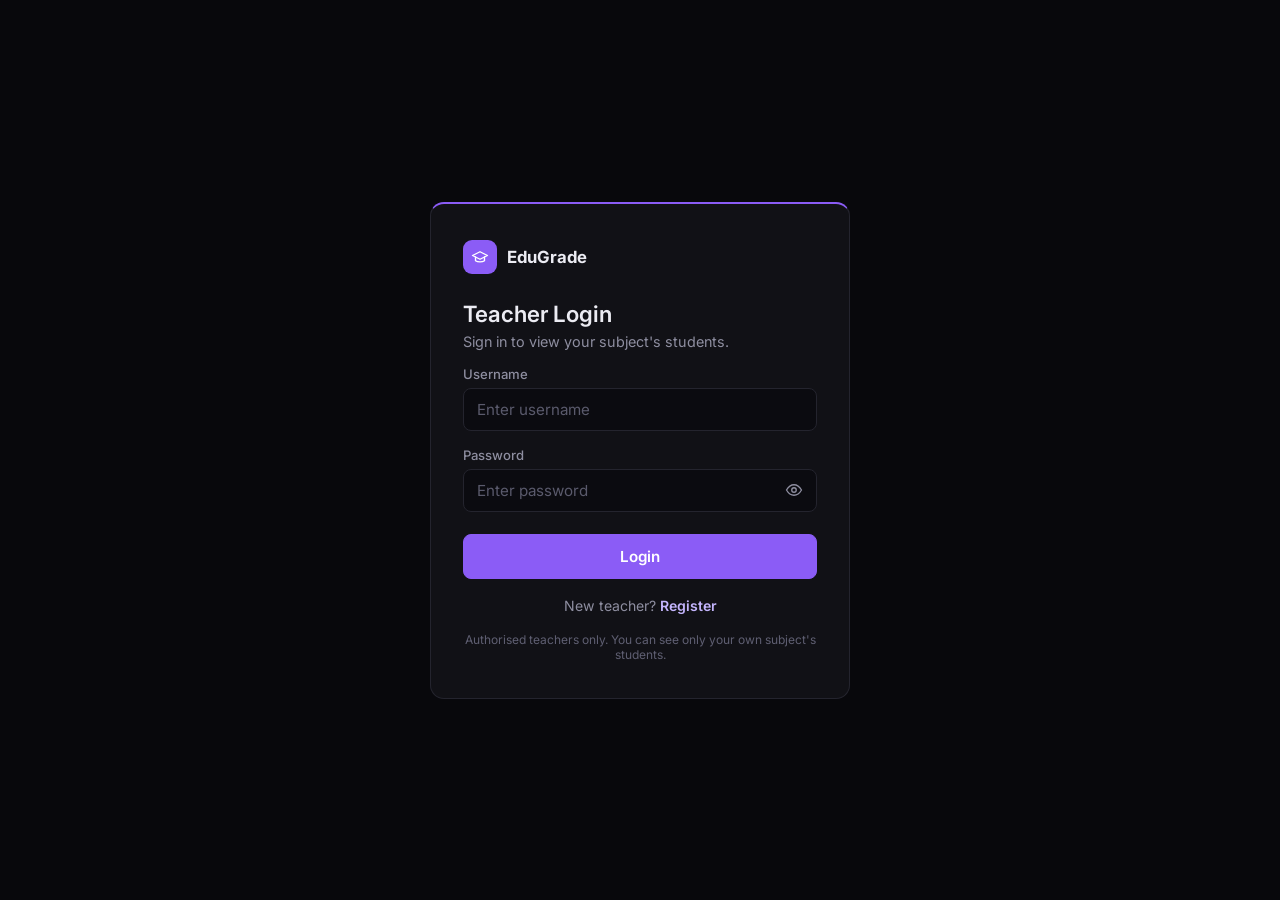
<file: frontend/index.html>
<!DOCTYPE html>
<html lang="en">
<head>
  <meta charset="UTF-8">
  <meta name="viewport" content="width=device-width, initial-scale=1.0">
  <title>EduGrade</title>
  <script>
    if (!sessionStorage.getItem("edugrade_auth") || !sessionStorage.getItem("edugrade_subject")) {
      location.replace("login.html");
    }
  </script>
  <link rel="stylesheet" href="style.css">
  <script src="https://cdn.plot.ly/plotly-2.35.2.min.js"></script>
</head>
<body>
  <svg width="0" height="0" style="position:absolute" aria-hidden="true">
    <defs>
      <symbol id="i-cap" viewBox="0 0 24 24"><path d="M22 10 12 5 2 10l10 5 10-5z"/><path d="M6 12v5c3 2 9 2 12 0v-5"/></symbol>
      <symbol id="i-user" viewBox="0 0 24 24"><circle cx="12" cy="8" r="4"/><path d="M4 21v-1a6 6 0 0 1 6-6h4a6 6 0 0 1 6 6v1"/></symbol>
      <symbol id="i-users" viewBox="0 0 24 24"><circle cx="9" cy="8" r="4"/><path d="M2 21v-1a6 6 0 0 1 6-6h2a6 6 0 0 1 6 6v1"/><path d="M16 4a4 4 0 0 1 0 8M22 21v-1a6 6 0 0 0-4-5.6"/></symbol>
      <symbol id="i-logout" viewBox="0 0 24 24"><path d="M9 21H5a2 2 0 0 1-2-2V5a2 2 0 0 1 2-2h4"/><path d="m16 17 5-5-5-5"/><path d="M21 12H9"/></symbol>
      <symbol id="i-plus" viewBox="0 0 24 24"><path d="M12 5v14M5 12h14"/></symbol>
      <symbol id="i-edit" viewBox="0 0 24 24"><path d="M12 20h9"/><path d="M16.5 3.5a2.1 2.1 0 0 1 3 3L7 19l-4 1 1-4Z"/></symbol>
      <symbol id="i-trash" viewBox="0 0 24 24"><path d="M3 6h18"/><path d="M8 6V4h8v2"/><path d="M19 6l-1 14H6L5 6"/></symbol>
      <symbol id="i-target" viewBox="0 0 24 24"><circle cx="12" cy="12" r="9"/><circle cx="12" cy="12" r="4"/></symbol>
      <symbol id="i-alert" viewBox="0 0 24 24"><path d="M10.3 3.9 1.8 18a2 2 0 0 0 1.7 3h17a2 2 0 0 0 1.7-3L13.7 3.9a2 2 0 0 0-3.4 0z"/><path d="M12 9v4M12 17h.01"/></symbol>
      <symbol id="i-save" viewBox="0 0 24 24"><path d="M19 21H5a2 2 0 0 1-2-2V5a2 2 0 0 1 2-2h11l5 5v11a2 2 0 0 1-2 2z"/><path d="M17 21v-8H7v8M7 3v5h8"/></symbol>
      <symbol id="i-x" viewBox="0 0 24 24"><path d="M18 6 6 18M6 6l12 12"/></symbol>
    </defs>
  </svg>

  <header class="topbar">
    <div class="brand">
      <span class="brand-icon"><svg class="ic"><use href="#i-cap"/></svg></span>
      <span class="brand-name">EduGrade</span>
    </div>
    <div class="userbar">
      <span class="chip"><svg class="ic"><use href="#i-user"/></svg><span id="teacherName">Teacher</span></span>
      <button id="logoutBtn" class="btn btn-ghost btn-sm"><svg class="ic"><use href="#i-logout"/></svg>Logout</button>
    </div>
  </header>

  <div class="container">

    <div class="page-head">
      <h1>Dashboard</h1>
      <p id="heroSub">Student Academic Performance &amp; At-Risk Intervention System</p>
    </div>

    <section class="metrics">
      <div class="metric">
        <div class="metric-top"><span>Total Students</span><svg class="ic"><use href="#i-users"/></svg></div>
        <h2 id="totalStudents">0</h2>
      </div>
      <div class="metric">
        <div class="metric-top"><span>Predicted Grade</span><svg class="ic"><use href="#i-target"/></svg></div>
        <h2 id="metricGrade">Awaiting</h2>
      </div>
      <div class="metric">
        <div class="metric-top"><span>Academic Risk</span><svg class="ic"><use href="#i-alert"/></svg></div>
        <h2 id="metricRisk">Awaiting</h2>
      </div>
    </section>

    <div class="toolbar">
      <button id="addBtn" class="btn"><svg class="ic"><use href="#i-plus"/></svg>Add Student</button>
      <select id="studentSelect" class="select-student">
        <option value="">Select a student</option>
      </select>
      <button id="predictBtn" class="btn"><svg class="ic"><use href="#i-target"/></svg>Predict</button>
      <button id="editBtn" class="btn btn-ghost"><svg class="ic"><use href="#i-edit"/></svg>Edit</button>
      <button id="deleteBtn" class="btn btn-ghost btn-danger"><svg class="ic"><use href="#i-trash"/></svg>Delete</button>
    </div>

    <h3 class="section-title">Student Performance</h3>
    <div class="panel">
      <div id="chartMsg" class="muted">Select a student from the dropdown above to see their performance.</div>
      <div id="perfBox" class="hidden">
        <div class="perf-head">
          <div>
            <div id="perfName" class="perf-name"></div>
            <div id="perfId" class="muted"></div>
          </div>
          <div id="perfTrend" class="trend"></div>
        </div>
        <div id="statRow" class="stat-row"></div>
        <div id="chart"></div>
      </div>
    </div>

    <h3 class="section-title">Recent Prediction</h3>
    <div class="panel" id="recent">
      <span class="muted">Select a student and click Predict.</span>
    </div>

    <h3 class="section-title">How Risk Is Decided</h3>
    <div class="panel">
      <p class="muted">We look at the average of First_Term and Second_Term marks, past failures and absences. Rules are checked from the top: High first, then Medium, otherwise Low.</p>
      <div class="risk-grid">
        <div class="risk-card" id="rc-High">
          <span class="pill pill-high">High risk</span>
          <h4>Needs help soon</h4>
          <ul>
            <li>Average marks below 10</li>
            <li>or 2 or more past failures</li>
          </ul>
        </div>
        <div class="risk-card" id="rc-Medium">
          <span class="pill pill-medium">Medium risk</span>
          <h4>Keep an eye</h4>
          <ul>
            <li>Average marks below 14</li>
            <li>or more than 15 absences</li>
          </ul>
        </div>
        <div class="risk-card" id="rc-Low">
          <span class="pill pill-low">Low risk</span>
          <h4>Doing fine</h4>
          <ul>
            <li>None of the above</li>
          </ul>
        </div>
      </div>
      <p class="muted note"><b>Example:</b> First_Term 8 and Second_Term 10 give an average of 9, so the risk is High. After you click Predict, the matching box lights up.</p>
      <p class="muted note">Early-support signal only. Teacher review is required before any action.</p>
    </div>

  </div>

  <div id="modal" class="modal hidden">
    <form id="studentForm" class="modal-card">
      <h2 id="formTitle">Student Information</h2>

      <div class="grid">
        <div>
          <label>Student ID</label>
          <input type="text" id="sid" maxlength="20" placeholder="e.g. S001" required>
        </div>
        <div>
          <label>Student Name</label>
          <input type="text" id="label" maxlength="40" placeholder="Enter student name" required>
        </div>
        <div>
          <label>Age</label>
          <input type="number" id="age" min="15" max="22" value="17" required>
        </div>
        <div>
          <label>Study Time</label>
          <select id="studytime">
            <option value="1">1 - Less than 2 hours</option>
            <option value="2" selected>2 - 2 to 5 hours</option>
            <option value="3">3 - 5 to 10 hours</option>
            <option value="4">4 - More than 10 hours</option>
          </select>
        </div>
        <div>
          <label>Past Failures</label>
          <select id="failures">
            <option value="0">0</option>
            <option value="1">1</option>
            <option value="2">2</option>
            <option value="3">3</option>
          </select>
        </div>
        <div>
          <label>Absences</label>
          <input type="number" id="absences" min="0" max="93" value="4" required>
        </div>
        <div>
          <label>School Support (schoolsup)</label>
          <select id="schoolsup"><option value="0">0</option><option value="1">1</option></select>
        </div>
        <div>
          <label>Family Support (famsup)</label>
          <select id="famsup"><option value="0">0</option><option value="1">1</option></select>
        </div>
        <div>
          <label>Paid Classes (paid)</label>
          <select id="paid"><option value="0">0</option><option value="1">1</option></select>
        </div>
        <div>
          <label>Extra Activities (activities)</label>
          <select id="activities"><option value="0">0</option><option value="1">1</option></select>
        </div>
        <div>
          <label>Internet Access (internet)</label>
          <select id="internet"><option value="0">0</option><option value="1">1</option></select>
        </div>
        <div>
          <label>Higher Education Plan (higher)</label>
          <select id="higher"><option value="0">0</option><option value="1">1</option></select>
        </div>
        <div>
          <label>Mother's Education (Medu)</label>
          <select id="Medu">
            <option value="0">0</option><option value="1">1</option><option value="2">2</option>
            <option value="3">3</option><option value="4">4</option>
          </select>
        </div>
        <div>
          <label>Father's Education (Fedu)</label>
          <select id="Fedu">
            <option value="0">0</option><option value="1">1</option><option value="2">2</option>
            <option value="3">3</option><option value="4">4</option>
          </select>
        </div>
        <div>
          <label>First Term Grade (First_Term)</label>
          <input type="number" id="G1" min="0" max="20" value="10" required>
        </div>
        <div>
          <label>Second Term Grade (Second_Term)</label>
          <input type="number" id="G2" min="0" max="20" value="10" required>
        </div>
      </div>

      <div class="form-actions">
        <button type="submit" class="btn"><svg class="ic"><use href="#i-save"/></svg>Save Details</button>
        <button type="button" id="cancelBtn" class="btn btn-ghost"><svg class="ic"><use href="#i-x"/></svg>Cancel</button>
      </div>
    </form>
  </div>

  <script src="script.js"></script>
</body>
</html>
</file>
<file: frontend/style.css>
:root{--bg:#08080C;--card:#111116;--line:#26262E;--text:#F4F4F7;--muted:#9A9AA8;--accent:#8B5CF6;--accent-h:#7C3AED;--soft:#C4B5FD}
*{box-sizing:border-box;margin:0;padding:0}
body{background:var(--bg);color:var(--text);font-family:'Inter',Arial,sans-serif;font-size:15px}
.hidden{display:none!important}
.ic{width:18px;height:18px;fill:none;stroke:currentColor;stroke-width:2;stroke-linecap:round;stroke-linejoin:round}

.topbar{display:flex;justify-content:space-between;align-items:center;padding:16px 32px;border-bottom:1px solid var(--line);background:var(--card)}
.brand{display:flex;align-items:center;gap:12px}
.brand-icon{width:38px;height:38px;border-radius:10px;background:var(--accent);display:flex;align-items:center;justify-content:center}
.brand-name{font-size:20px;font-weight:700}
.userbar{display:flex;align-items:center;gap:12px}
.chip{display:inline-flex;align-items:center;gap:8px;padding:8px 14px;border:1px solid var(--line);border-radius:999px;color:var(--soft)}

.container{max-width:1100px;margin:0 auto;padding:32px 24px 60px}
.page-head h1{font-size:30px}
.page-head p{color:var(--muted);margin-top:6px}

.metrics{display:grid;grid-template-columns:repeat(3,1fr);gap:16px;margin:24px 0}
.metric{background:var(--card);border:1px solid var(--line);border-radius:14px;padding:20px}
.metric-top{display:flex;justify-content:space-between;color:var(--muted);margin-bottom:10px}
.metric h2{font-size:30px}

.toolbar{display:flex;flex-wrap:wrap;gap:12px;align-items:center;margin-bottom:8px}
.select-student{min-width:260px;width:auto;padding:11px 14px;background:var(--card);color:var(--text);border:1px solid var(--line);border-radius:10px;font-size:15px}

.btn{display:inline-flex;align-items:center;gap:8px;padding:11px 18px;background:var(--accent);color:#fff;border:1px solid var(--accent);border-radius:10px;font-size:15px;font-weight:600;cursor:pointer}
.btn:hover{background:var(--accent-h)}
.btn-ghost{background:transparent;color:var(--text);border-color:var(--line)}
.btn-ghost:hover{background:#1A1A22;border-color:var(--accent)}
.btn-danger:hover{border-color:#F87171;color:#F87171}
.btn-sm{padding:8px 14px}

.section-title{margin:28px 0 12px;font-size:18px}
.panel{background:var(--card);border:1px solid var(--line);border-radius:14px;padding:20px}
.muted{color:var(--muted)}
.note{margin-top:12px}
.error-box{padding:14px;border:1px solid #F87171;border-radius:10px;color:#FCA5A5}

.pill{display:inline-block;padding:4px 12px;border-radius:999px;font-size:13px;font-weight:600;border:1px solid var(--line)}
.pill-low{color:#86EFAC;border-color:#166534}
.pill-medium{color:#FCD34D;border-color:#854D0E}
.pill-high{color:#FCA5A5;border-color:#991B1B}
.pill-grade{color:var(--soft);border-color:var(--accent)}

.perf-head{display:flex;justify-content:space-between;align-items:center;gap:12px;flex-wrap:wrap;margin-bottom:16px}
.perf-name{font-size:20px;font-weight:700}
.trend{padding:6px 14px;border-radius:999px;font-weight:600;font-size:14px;border:1px solid var(--line)}
.trend-up{color:#86EFAC;border-color:#166534}
.trend-down{color:#FCA5A5;border-color:#991B1B}
.trend-same{color:var(--soft);border-color:var(--accent)}
.stat-row{display:grid;grid-template-columns:repeat(4,1fr);gap:12px;margin-bottom:12px}
.stat{background:var(--bg);border:1px solid var(--line);border-radius:12px;padding:12px 14px}
.stat span{display:block;color:var(--muted);font-size:13px}
.stat b{font-size:20px}

.risk-grid{display:grid;grid-template-columns:repeat(3,1fr);gap:14px;margin-top:16px}
.risk-card{background:var(--bg);border:1px solid var(--line);border-radius:12px;padding:16px}
.risk-card h4{margin:12px 0 8px;font-size:17px}
.risk-card ul{padding-left:18px;color:var(--muted);line-height:1.7}
.risk-card.active{border-color:var(--accent);background:#17132A}

.modal{position:fixed;inset:0;background:rgba(0,0,0,.7);display:flex;align-items:center;justify-content:center;padding:20px;z-index:10}
.modal-card{background:var(--card);border:1px solid var(--line);border-radius:16px;padding:28px;width:100%;max-width:760px;max-height:90vh;overflow-y:auto}
.modal-card h2{margin-bottom:20px}
.grid{display:grid;grid-template-columns:1fr 1fr;gap:16px}
label{display:block;margin-bottom:6px;color:var(--muted);font-size:13px}
input,select{width:100%;padding:11px 12px;background:var(--bg);color:var(--text);border:1px solid var(--line);border-radius:10px;font-size:15px;font-family:inherit}
input:focus,select:focus{outline:none;border-color:var(--accent)}
.select-student{width:auto}
.form-actions{display:flex;gap:12px;margin-top:24px}

@media(max-width:700px){
  .metrics,.grid{grid-template-columns:1fr}
  .stat-row,.risk-grid{grid-template-columns:1fr 1fr}
}
</file>
<file: frontend/login.css>
@import url('https://fonts.googleapis.com/css2?family=Inter:wght@400;500;600;700&display=swap');

:root {
  --bg: #08080C;
  --card: #111116;
  --card-2: #17171E;
  --line: #24242E;
  --input: #0B0B10;
  --text: #ECECF3;
  --muted: #8E8EA0;
  --accent: #8B5CF6;
  --accent-h: #7C3AED;
  --accent-soft: #C4B5FD;
}
* { box-sizing: border-box; margin: 0; padding: 0; }
body { font-family: 'Inter', sans-serif; background: var(--bg); color: var(--text); min-height: 100vh; }
.hidden { display: none !important; }
.ic { width: 18px; height: 18px; fill: none; stroke: currentColor; stroke-width: 1.8; stroke-linecap: round; stroke-linejoin: round; flex-shrink: 0; }

.login-wrap { min-height: 100vh; display: flex; align-items: center; justify-content: center; padding: 24px; }
.login-card {
  width: 100%; max-width: 420px; padding: 36px 32px;
  background: var(--card); border: 1px solid var(--line); border-top: 2px solid var(--accent); border-radius: 14px;
}
.brand { display: flex; align-items: center; gap: 10px; margin-bottom: 26px; }
.brand-icon {
  width: 34px; height: 34px; border-radius: 9px; background: var(--accent); color: #fff;
  display: inline-flex; align-items: center; justify-content: center;
}
.brand-name { font-weight: 700; font-size: 1.05rem; }
h1 { font-size: 1.4rem; font-weight: 600; }
.sub { color: var(--muted); font-size: 0.9rem; margin: 6px 0 8px; }

label { display: block; margin: 16px 0 6px; font-size: 0.82rem; font-weight: 500; color: var(--muted); }
input, select {
  width: 100%; padding: 11px 13px; border-radius: 8px;
  background: var(--input); color: var(--text); border: 1px solid var(--line);
  font-family: inherit; font-size: 0.95rem; outline: none; transition: border-color .15s;
}
input:focus, select:focus { border-color: var(--accent); }
input::placeholder { color: #5A5A6C; }

.pw-row { position: relative; }
.pw-row input { padding-right: 44px; }
.eye {
  position: absolute; right: 6px; top: 50%; transform: translateY(-50%);
  background: none; border: none; cursor: pointer; color: var(--muted);
  width: 34px; height: 34px; display: flex; align-items: center; justify-content: center; border-radius: 6px;
}
.eye:hover { color: var(--accent-soft); }

.login-error {
  margin-top: 16px; padding: 10px 12px; border-radius: 8px; font-size: 0.85rem;
  color: #F87171; background: rgba(239,68,68,0.08); border: 1px solid rgba(239,68,68,0.35);
}
.login-btn {
  width: 100%; margin-top: 22px; padding: 12px; border: 1px solid var(--accent); cursor: pointer;
  border-radius: 8px; color: #fff; background: var(--accent);
  font-family: inherit; font-weight: 600; font-size: 0.95rem; transition: background .15s;
}
.login-btn:hover { background: var(--accent-h); border-color: var(--accent-h); }
.switch { margin-top: 18px; text-align: center; font-size: 0.88rem; color: var(--muted); }
.switch a { color: var(--accent-soft); text-decoration: none; font-weight: 600; }
.switch a:hover { text-decoration: underline; }
.note { margin-top: 18px; text-align: center; font-size: 0.75rem; color: #5F5F72; }
</file>
